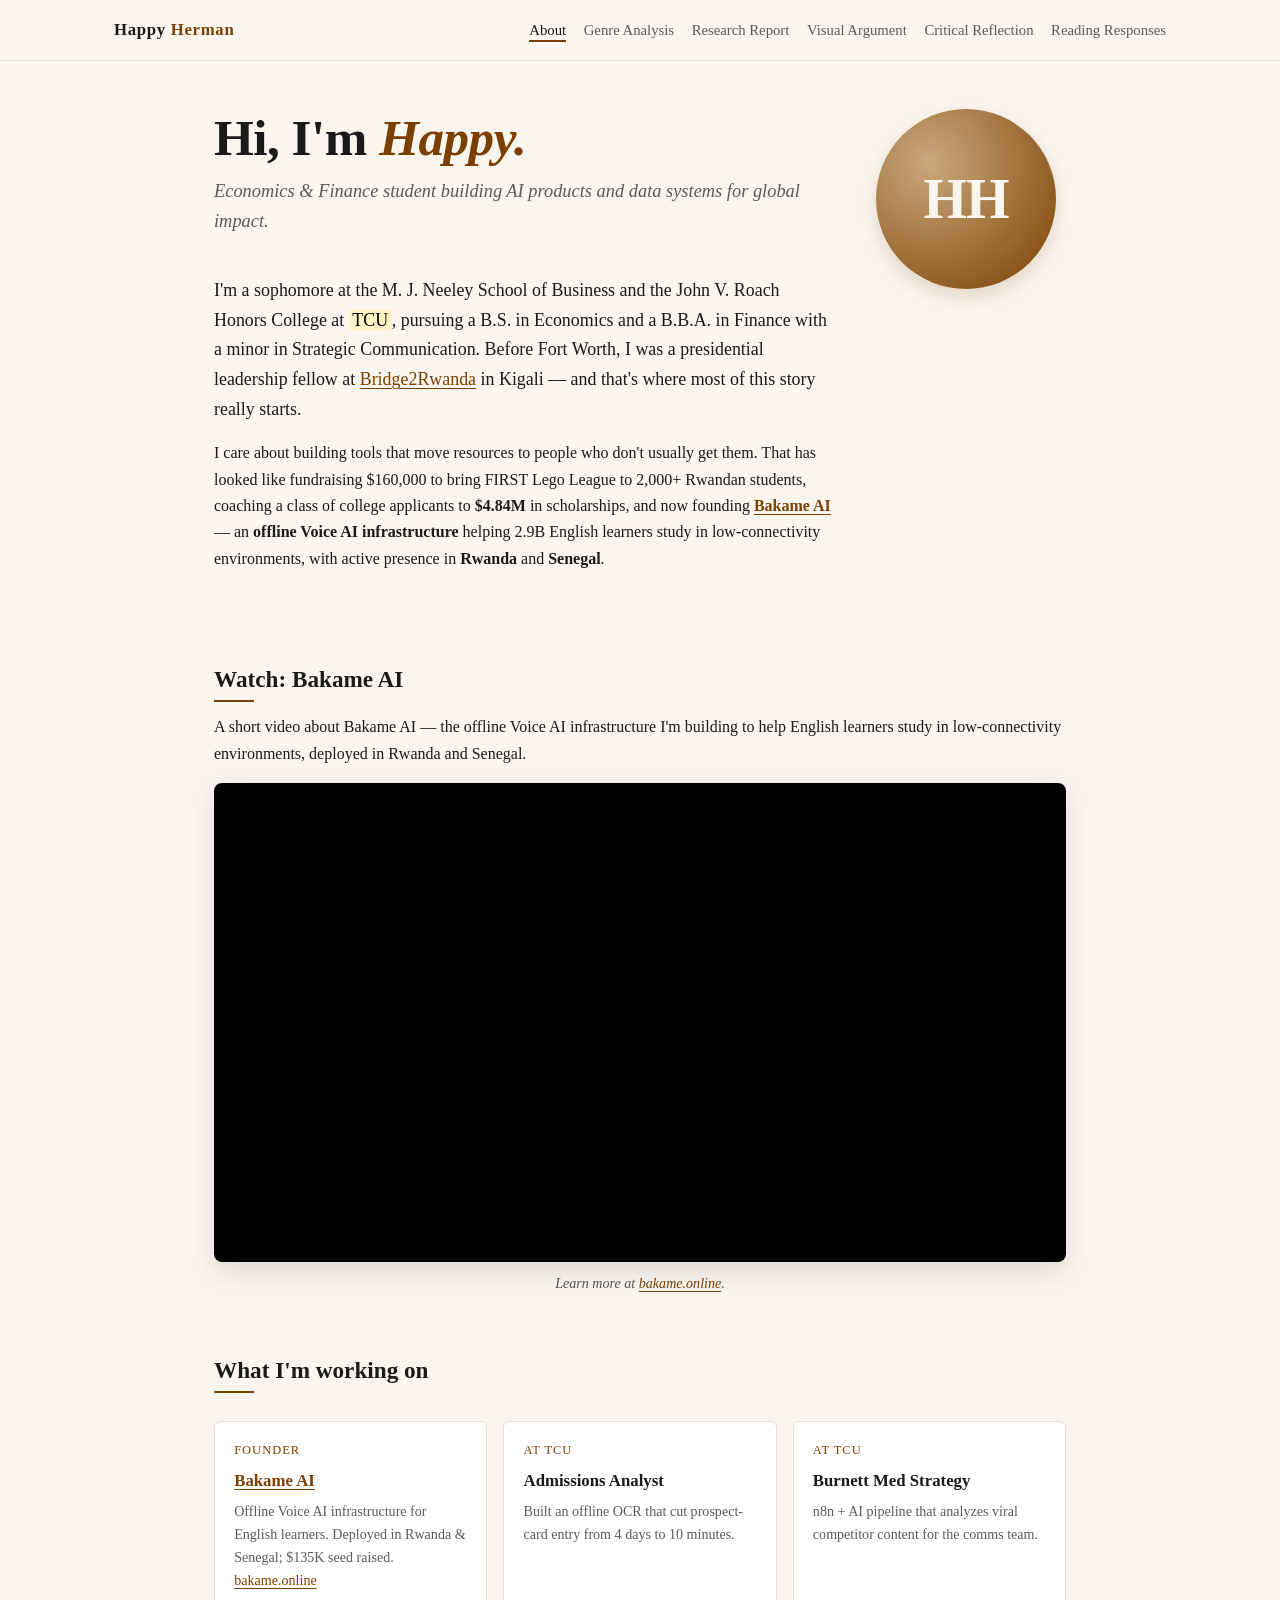
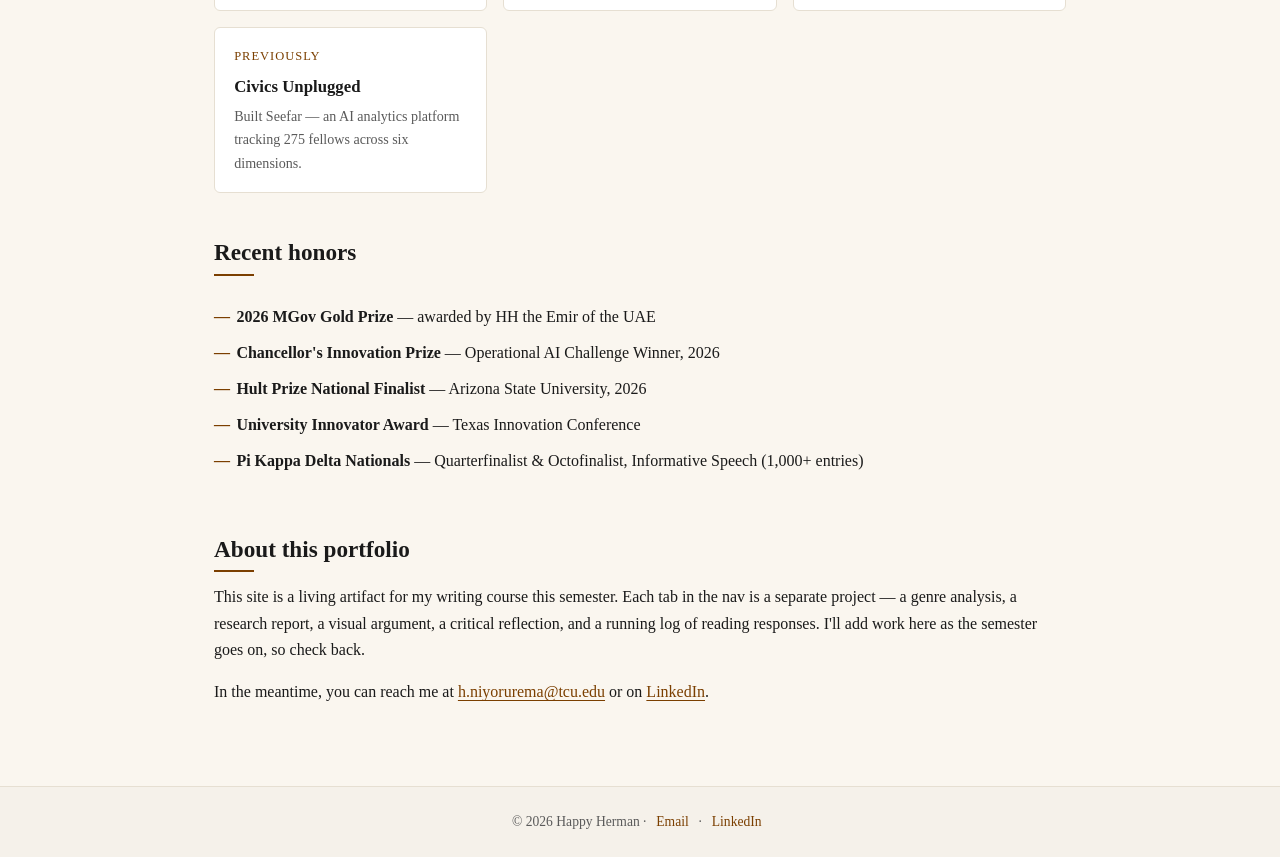
<file: index.html>
<!DOCTYPE html>
<html lang="en">
<head>
<meta charset="UTF-8" />
<meta name="viewport" content="width=device-width, initial-scale=1" />
<title>Happy Herman — E-Portfolio</title>
<link rel="stylesheet" href="styles.css" />
</head>
<body>

<nav>
  <div class="nav-inner">
    <a href="index.html" class="brand">Happy <span>Herman</span></a>
    <ul class="nav-links">
      <li><a href="index.html" class="active">About</a></li>
      <li><a href="genre-analysis.html">Genre Analysis</a></li>
      <li><a href="research-report.html">Research Report</a></li>
      <li><a href="visual-argument.html">Visual Argument</a></li>
      <li><a href="critical-reflection.html">Critical Reflection</a></li>
      <li><a href="reading-responses.html">Reading Responses</a></li>
    </ul>
  </div>
</nav>

<main>

  <section class="hero">
    <div>
      <h1>Hi, I'm <span class="accent">Happy.</span></h1>
      <p class="tagline">Economics &amp; Finance student building AI products and data systems for global impact.</p>

      <p class="lede">
        I'm a sophomore at the M. J. Neeley School of Business and the John V. Roach Honors College at <mark>TCU</mark>,
        pursuing a B.S. in Economics and a B.B.A. in Finance with a minor in Strategic Communication.
        Before Fort Worth, I was a presidential leadership fellow at <a class="inline" href="https://bridge2rwanda.org" target="_blank" rel="noopener">Bridge2Rwanda</a> in Kigali — and that's where most of this story really starts.
      </p>

      <p>
        I care about building tools that move resources to people who don't usually get them.
        That has looked like fundraising $160,000 to bring FIRST Lego League to 2,000+ Rwandan students,
        coaching a class of college applicants to <strong>$4.84M</strong> in scholarships, and now founding
        <a class="inline" href="https://bakame.online/" target="_blank" rel="noopener"><strong>Bakame AI</strong></a> — an <strong>offline Voice AI infrastructure</strong> helping 2.9B English learners study in low-connectivity environments, with active presence in <strong>Rwanda</strong> and <strong>Senegal</strong>.
      </p>
    </div>
    <div class="portrait" aria-label="Portrait placeholder">HH</div>
  </section>

  <h2>Watch: Bakame AI</h2>
  <p>A short video about Bakame AI — the offline Voice AI infrastructure I'm building to help English learners study in low-connectivity environments, deployed in Rwanda and Senegal.</p>
  <div class="video-wrap">
    <iframe
      src="https://www.youtube.com/embed/fZraqOFfE9w"
      title="Bakame AI"
      allow="accelerometer; autoplay; clipboard-write; encrypted-media; gyroscope; picture-in-picture; web-share"
      referrerpolicy="strict-origin-when-cross-origin"
      allowfullscreen></iframe>
  </div>
  <p class="video-caption">Learn more at <a class="inline" href="https://bakame.online/" target="_blank" rel="noopener">bakame.online</a>.</p>

  <h2>What I'm working on</h2>
  <div class="cards">
    <div class="card">
      <div class="label">Founder</div>
      <div class="value"><a class="inline" href="https://bakame.online/" target="_blank" rel="noopener">Bakame AI</a></div>
      <div class="detail">Offline Voice AI infrastructure for English learners. Deployed in Rwanda &amp; Senegal; $135K seed raised. <a class="inline" href="https://bakame.online/" target="_blank" rel="noopener">bakame.online</a></div>
    </div>
    <div class="card">
      <div class="label">At TCU</div>
      <div class="value">Admissions Analyst</div>
      <div class="detail">Built an offline OCR that cut prospect-card entry from 4 days to 10 minutes.</div>
    </div>
    <div class="card">
      <div class="label">At TCU</div>
      <div class="value">Burnett Med Strategy</div>
      <div class="detail">n8n + AI pipeline that analyzes viral competitor content for the comms team.</div>
    </div>
    <div class="card">
      <div class="label">Previously</div>
      <div class="value">Civics Unplugged</div>
      <div class="detail">Built Seefar — an AI analytics platform tracking 275 fellows across six dimensions.</div>
    </div>
  </div>

  <h2>Recent honors</h2>
  <ul class="bullets">
    <li><strong>2026 MGov Gold Prize</strong> — awarded by HH the Emir of the UAE</li>
    <li><strong>Chancellor's Innovation Prize</strong> — Operational AI Challenge Winner, 2026</li>
    <li><strong>Hult Prize National Finalist</strong> — Arizona State University, 2026</li>
    <li><strong>University Innovator Award</strong> — Texas Innovation Conference</li>
    <li><strong>Pi Kappa Delta Nationals</strong> — Quarterfinalist &amp; Octofinalist, Informative Speech (1,000+ entries)</li>
  </ul>

  <h2>About this portfolio</h2>
  <p>
    This site is a living artifact for my writing course this semester. Each tab in the nav is a separate
    project — a genre analysis, a research report, a visual argument, a critical reflection, and a running
    log of reading responses. I'll add work here as the semester goes on, so check back.
  </p>
  <p>
    In the meantime, you can reach me at
    <a class="inline" href="mailto:h.niyorurema@tcu.edu">h.niyorurema@tcu.edu</a>
    or on
    <a class="inline" href="https://linkedin.com/in/happyh/" target="_blank" rel="noopener">LinkedIn</a>.
  </p>

</main>

<footer>
  &copy; 2026 Happy Herman ·
  <a href="mailto:h.niyorurema@tcu.edu">Email</a> ·
  <a href="https://linkedin.com/in/happyh/" target="_blank" rel="noopener">LinkedIn</a>
</footer>

</body>
</html>
</file>
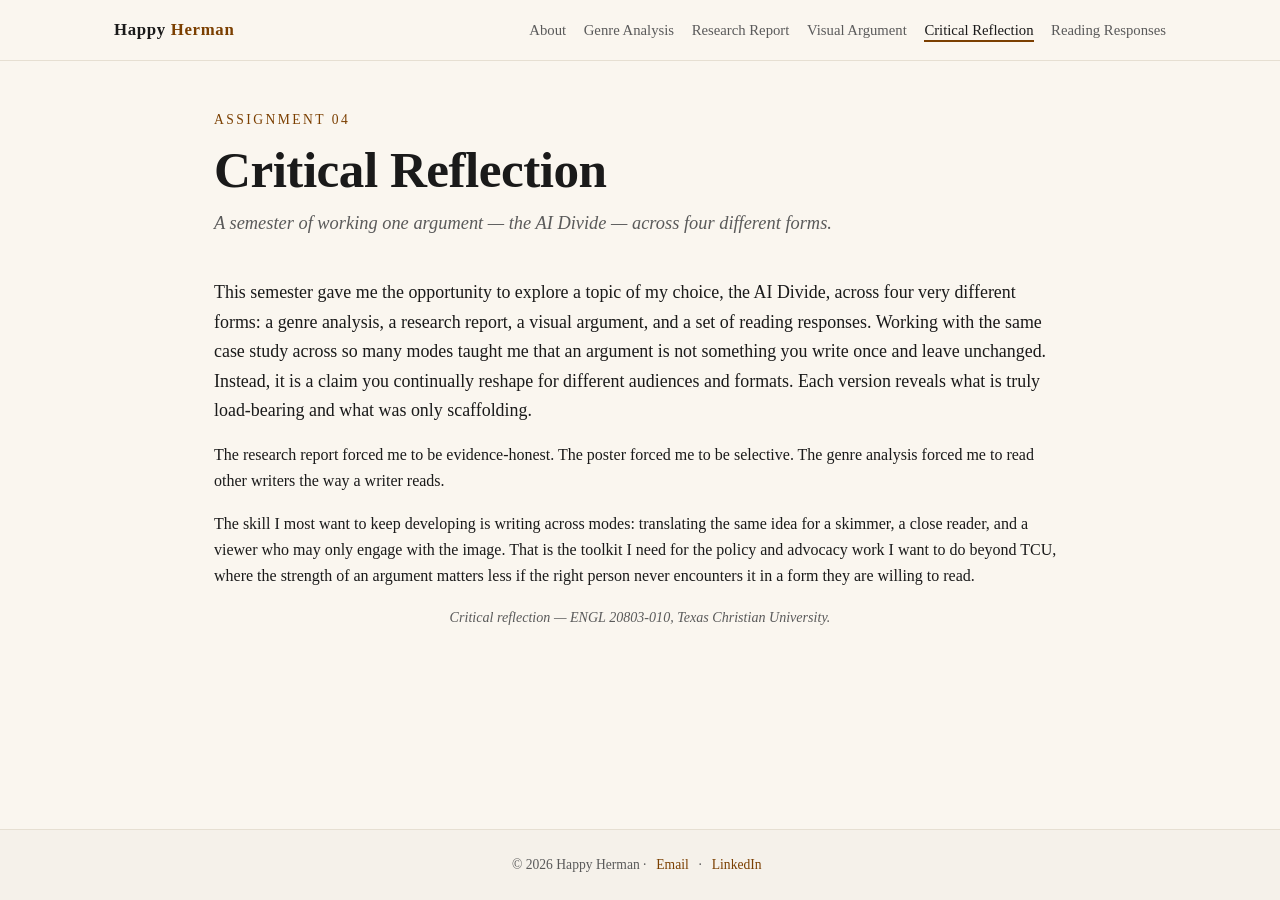
<file: critical-reflection.html>
<!DOCTYPE html>
<html lang="en">
<head>
<meta charset="UTF-8" />
<meta name="viewport" content="width=device-width, initial-scale=1" />
<title>Critical Reflection — Happy Herman</title>
<link rel="stylesheet" href="styles.css" />
</head>
<body>

<nav>
  <div class="nav-inner">
    <a href="index.html" class="brand">Happy <span>Herman</span></a>
    <ul class="nav-links">
      <li><a href="index.html">About</a></li>
      <li><a href="genre-analysis.html">Genre Analysis</a></li>
      <li><a href="research-report.html">Research Report</a></li>
      <li><a href="visual-argument.html">Visual Argument</a></li>
      <li><a href="critical-reflection.html" class="active">Critical Reflection</a></li>
      <li><a href="reading-responses.html">Reading Responses</a></li>
    </ul>
  </div>
</nav>

<main>
  <div class="kicker" style="font-size:0.85rem; letter-spacing:0.18em; text-transform:uppercase; color:var(--accent); margin-bottom:0.6rem;">Assignment 04</div>
  <h1>Critical Reflection</h1>
  <p class="tagline">A semester of working one argument &mdash; the AI Divide &mdash; across four different forms.</p>

  <p class="lede">
    This semester gave me the opportunity to explore a topic of my choice, the AI Divide, across four very different forms: a genre analysis, a research report, a visual argument, and a set of reading responses. Working with the same case study across so many modes taught me that an argument is not something you write once and leave unchanged. Instead, it is a claim you continually reshape for different audiences and formats. Each version reveals what is truly load-bearing and what was only scaffolding.
  </p>

  <p>
    The research report forced me to be evidence-honest. The poster forced me to be selective. The genre analysis forced me to read other writers the way a writer reads.
  </p>

  <p>
    The skill I most want to keep developing is writing across modes: translating the same idea for a skimmer, a close reader, and a viewer who may only engage with the image. That is the toolkit I need for the policy and advocacy work I want to do beyond TCU, where the strength of an argument matters less if the right person never encounters it in a form they are willing to read.
  </p>

  <p class="video-caption">
    Critical reflection &mdash; ENGL 20803-010, Texas Christian University.
  </p>
</main>

<footer>
  &copy; 2026 Happy Herman ·
  <a href="mailto:h.niyorurema@tcu.edu">Email</a> ·
  <a href="https://linkedin.com/in/happyh/" target="_blank" rel="noopener">LinkedIn</a>
</footer>

</body>
</html>
</file>
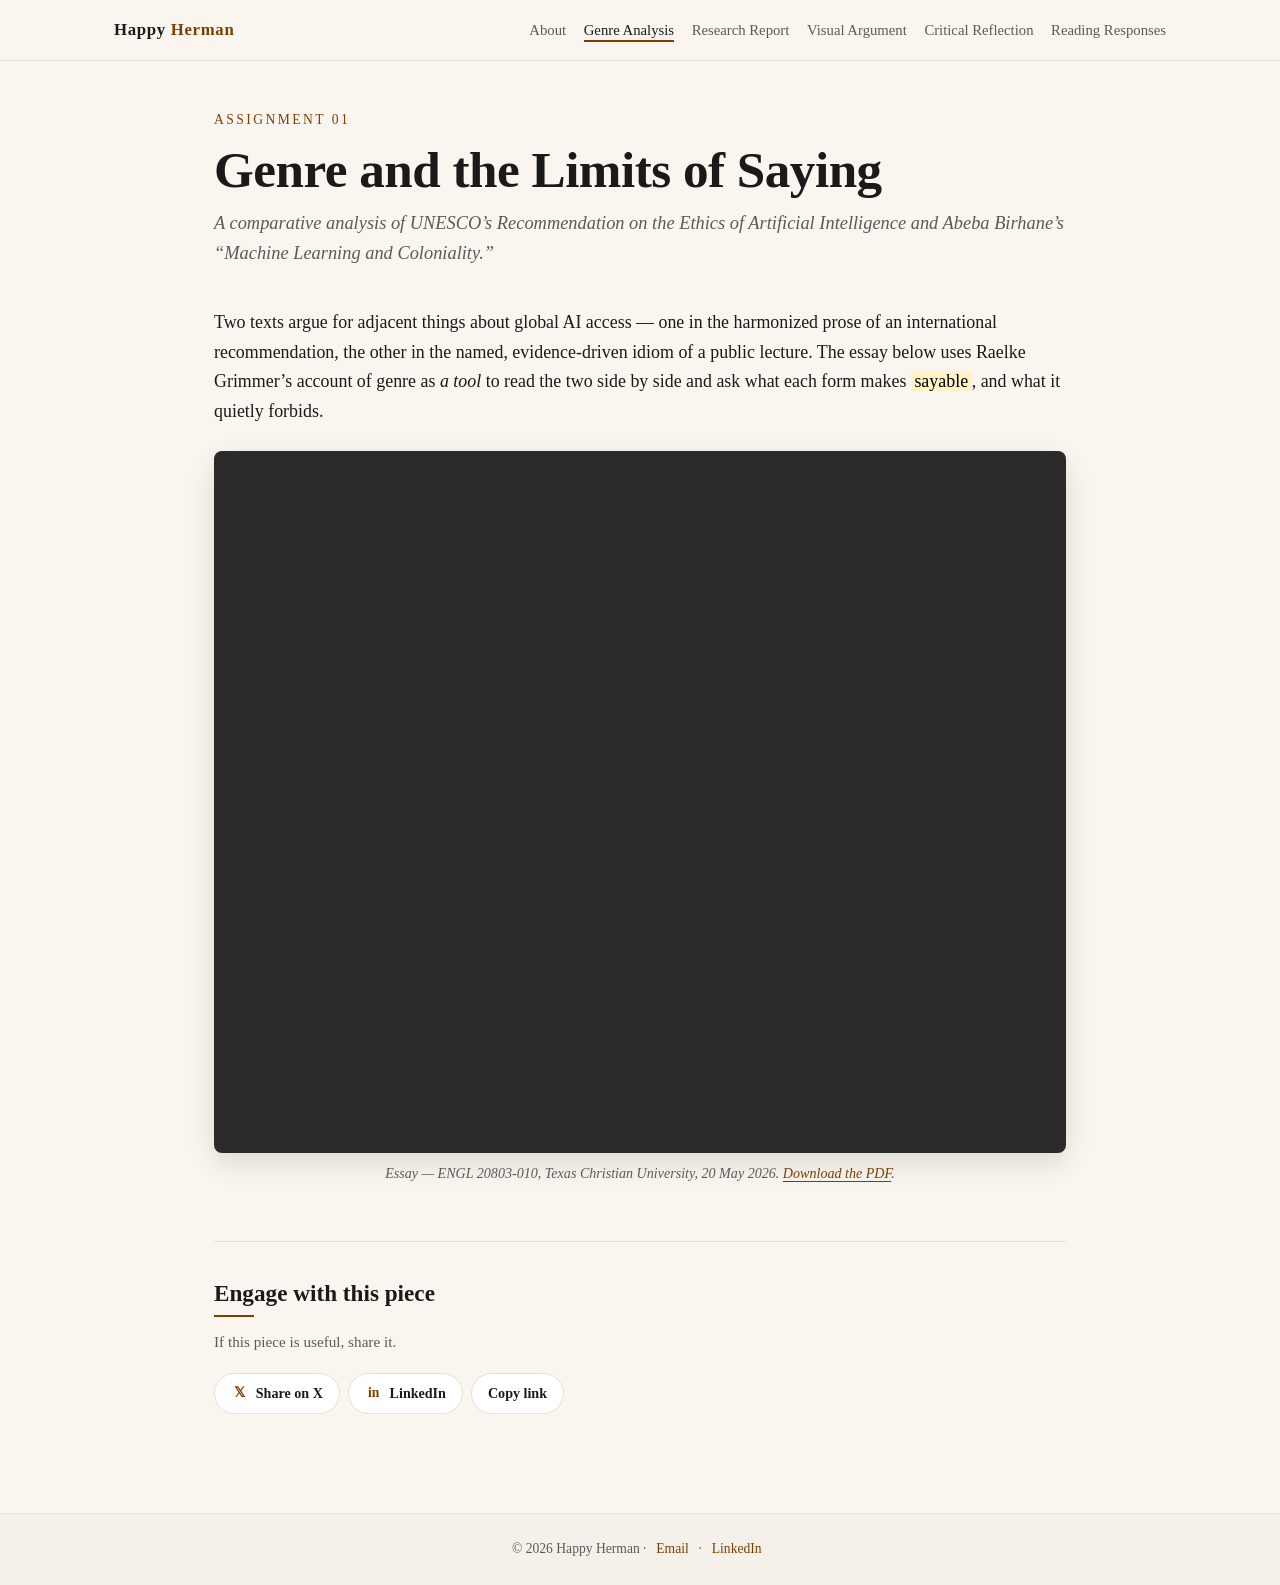
<file: genre-analysis.html>
<!DOCTYPE html>
<html lang="en">
<head>
<meta charset="UTF-8" />
<meta name="viewport" content="width=device-width, initial-scale=1" />
<title>Genre Analysis — Happy Herman</title>
<link rel="stylesheet" href="styles.css" />
</head>
<body>

<nav>
  <div class="nav-inner">
    <a href="index.html" class="brand">Happy <span>Herman</span></a>
    <ul class="nav-links">
      <li><a href="index.html">About</a></li>
      <li><a href="genre-analysis.html" class="active">Genre Analysis</a></li>
      <li><a href="research-report.html">Research Report</a></li>
      <li><a href="visual-argument.html">Visual Argument</a></li>
      <li><a href="critical-reflection.html">Critical Reflection</a></li>
      <li><a href="reading-responses.html">Reading Responses</a></li>
    </ul>
  </div>
</nav>

<main>
  <div class="kicker" style="font-size:0.85rem; letter-spacing:0.18em; text-transform:uppercase; color:var(--accent); margin-bottom:0.6rem;">Assignment 01</div>
  <h1>Genre and the Limits of Saying</h1>
  <p class="tagline">A comparative analysis of UNESCO&rsquo;s <em>Recommendation on the Ethics of Artificial Intelligence</em> and Abeba Birhane&rsquo;s &ldquo;Machine Learning and Coloniality.&rdquo;</p>

  <p class="lede">
    Two texts argue for adjacent things about global AI access &mdash; one in the harmonized prose of an international recommendation, the other in the named, evidence-driven idiom of a public lecture. The essay below uses Raelke Grimmer&rsquo;s account of genre as <em>a tool</em> to read the two side by side and ask what each form makes <mark>sayable</mark>, and what it quietly forbids.
  </p>

  <div class="pdf-wrap">
    <object data="genre-analysis.pdf#view=FitH" type="application/pdf" aria-label="Genre Analysis essay">
      <iframe src="genre-analysis.pdf#view=FitH" title="Genre Analysis essay"></iframe>
    </object>
  </div>

  <p class="video-caption">
    Essay &mdash; ENGL 20803-010, Texas Christian University, 20 May 2026.
    <a class="inline" href="genre-analysis.pdf" download>Download the PDF</a>.
  </p>

  <section class="engagement" aria-label="Engagement">
    <h2>Engage with this piece</h2>
    <p>If this piece is useful, share it.</p>

    <div class="share-buttons">
      <a class="share-btn" target="_blank" rel="noopener"
         href="https://twitter.com/intent/tweet?text=Genre%20and%20the%20Limits%20of%20Saying%20%E2%80%94%20a%20comparative%20analysis&url=https%3A%2F%2Fhappy-tcu.github.io%2Fe-portifolio-ENGL%2Fgenre-analysis.html">
        <span class="share-icon" aria-hidden="true">&#120143;</span> Share on X
      </a>
      <a class="share-btn" target="_blank" rel="noopener"
         href="https://www.linkedin.com/sharing/share-offsite/?url=https%3A%2F%2Fhappy-tcu.github.io%2Fe-portifolio-ENGL%2Fgenre-analysis.html">
        <span class="share-icon" aria-hidden="true">in</span> LinkedIn
      </a>
      <button class="share-btn" type="button"
              onclick="navigator.clipboard&&navigator.clipboard.writeText(location.href).then(()=>{const o=this.textContent;this.textContent='✓ Copied';setTimeout(()=>{this.textContent=o},1500)})">
        Copy link
      </button>
    </div>

  </section>
</main>

<footer>
  &copy; 2026 Happy Herman ·
  <a href="mailto:h.niyorurema@tcu.edu">Email</a> ·
  <a href="https://linkedin.com/in/happyh/" target="_blank" rel="noopener">LinkedIn</a>
</footer>

</body>
</html>
</file>
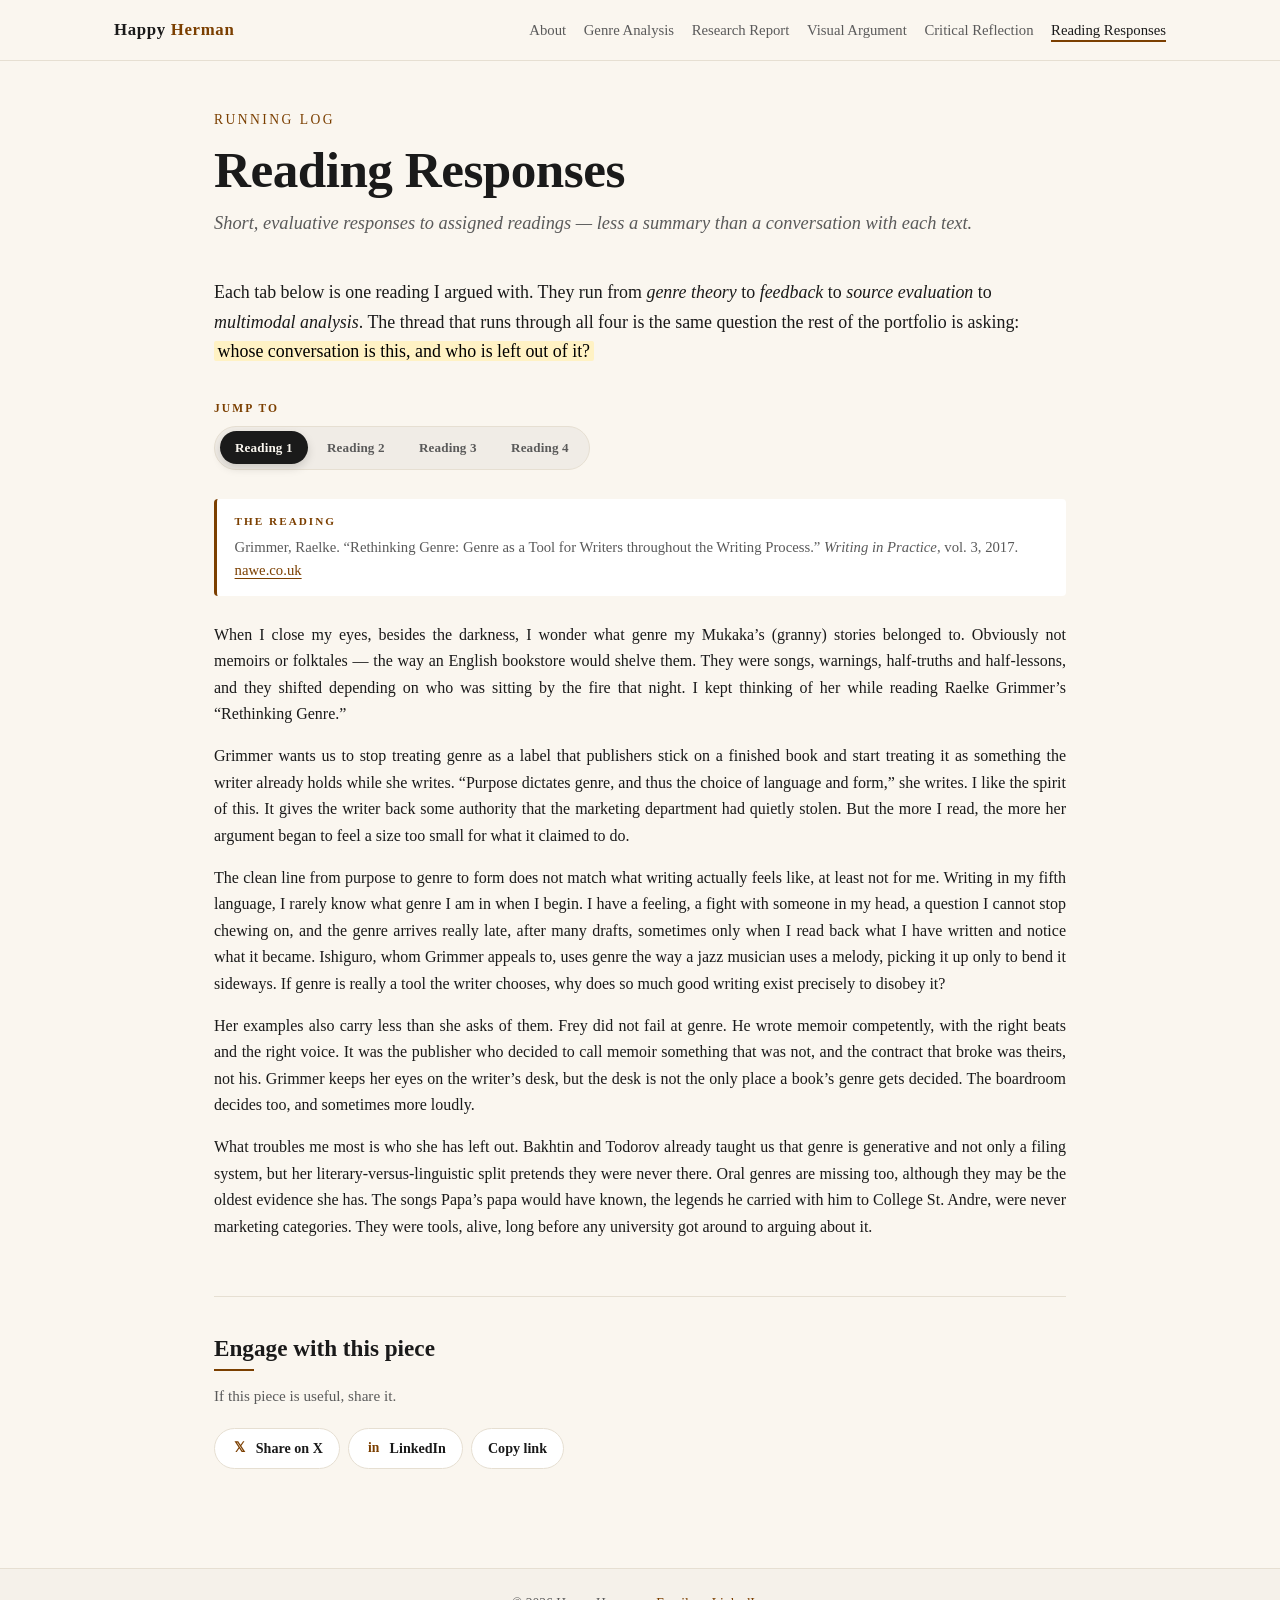
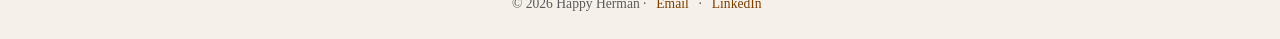
<file: reading-responses.html>
<!DOCTYPE html>
<html lang="en">
<head>
<meta charset="UTF-8" />
<meta name="viewport" content="width=device-width, initial-scale=1" />
<title>Reading Responses — Happy Herman</title>
<link rel="stylesheet" href="styles.css" />
</head>
<body>

<nav>
  <div class="nav-inner">
    <a href="index.html" class="brand">Happy <span>Herman</span></a>
    <ul class="nav-links">
      <li><a href="index.html">About</a></li>
      <li><a href="genre-analysis.html">Genre Analysis</a></li>
      <li><a href="research-report.html">Research Report</a></li>
      <li><a href="visual-argument.html">Visual Argument</a></li>
      <li><a href="critical-reflection.html">Critical Reflection</a></li>
      <li><a href="reading-responses.html" class="active">Reading Responses</a></li>
    </ul>
  </div>
</nav>

<main>
  <div class="kicker" style="font-size:0.85rem; letter-spacing:0.18em; text-transform:uppercase; color:var(--accent); margin-bottom:0.6rem;">Running log</div>
  <h1>Reading Responses</h1>
  <p class="tagline">Short, evaluative responses to assigned readings &mdash; less a summary than a conversation with each text.</p>

  <p class="lede">
    Each tab below is one reading I argued with. They run from <em>genre theory</em> to <em>feedback</em> to <em>source evaluation</em> to <em>multimodal analysis</em>. The thread that runs through all four is the same question the rest of the portfolio is asking: <mark>whose conversation is this, and who is left out of it?</mark>
  </p>

  <div class="tabs">
    <input type="radio" name="rr" id="rr1" checked>
    <input type="radio" name="rr" id="rr2">
    <input type="radio" name="rr" id="rr3">
    <input type="radio" name="rr" id="rr4">

    <div class="subnav-label">Jump to</div>
    <div class="tab-strip" role="tablist">
      <label for="rr1" class="tab-btn">Reading 1</label>
      <label for="rr2" class="tab-btn">Reading 2</label>
      <label for="rr3" class="tab-btn">Reading 3</label>
      <label for="rr4" class="tab-btn">Reading 4</label>
    </div>

    <article class="tab-panel" data-tab="rr1">
      <div class="reading-cite">
        <div class="cite-label">The reading</div>
        Grimmer, Raelke. &ldquo;Rethinking Genre: Genre as a Tool for Writers throughout the Writing Process.&rdquo;
        <em>Writing in Practice</em>, vol. 3, 2017.
        <a class="inline" href="https://www.nawe.co.uk/DB/wip-editions/articles/rethinking-genre-genre-as-a-tool-for-writers-throughout-the-writing-process.html" target="_blank" rel="noopener">nawe.co.uk</a>
      </div>
      <p>When I close my eyes, besides the darkness, I wonder what genre my Mukaka&rsquo;s (granny) stories belonged to. Obviously not memoirs or folktales &mdash; the way an English bookstore would shelve them. They were songs, warnings, half-truths and half-lessons, and they shifted depending on who was sitting by the fire that night. I kept thinking of her while reading Raelke Grimmer&rsquo;s &ldquo;Rethinking Genre.&rdquo;</p>
      <p>Grimmer wants us to stop treating genre as a label that publishers stick on a finished book and start treating it as something the writer already holds while she writes. &ldquo;Purpose dictates genre, and thus the choice of language and form,&rdquo; she writes. I like the spirit of this. It gives the writer back some authority that the marketing department had quietly stolen. But the more I read, the more her argument began to feel a size too small for what it claimed to do.</p>
      <p>The clean line from purpose to genre to form does not match what writing actually feels like, at least not for me. Writing in my fifth language, I rarely know what genre I am in when I begin. I have a feeling, a fight with someone in my head, a question I cannot stop chewing on, and the genre arrives really late, after many drafts, sometimes only when I read back what I have written and notice what it became. Ishiguro, whom Grimmer appeals to, uses genre the way a jazz musician uses a melody, picking it up only to bend it sideways. If genre is really a tool the writer chooses, why does so much good writing exist precisely to disobey it?</p>
      <p>Her examples also carry less than she asks of them. Frey did not fail at genre. He wrote memoir competently, with the right beats and the right voice. It was the publisher who decided to call memoir something that was not, and the contract that broke was theirs, not his. Grimmer keeps her eyes on the writer&rsquo;s desk, but the desk is not the only place a book&rsquo;s genre gets decided. The boardroom decides too, and sometimes more loudly.</p>
      <p>What troubles me most is who she has left out. Bakhtin and Todorov already taught us that genre is generative and not only a filing system, but her literary-versus-linguistic split pretends they were never there. Oral genres are missing too, although they may be the oldest evidence she has. The songs Papa&rsquo;s papa would have known, the legends he carried with him to College St. Andre, were never marketing categories. They were tools, alive, long before any university got around to arguing about it.</p>
    </article>

    <article class="tab-panel" data-tab="rr2">
      <div class="reading-cite">
        <div class="cite-label">The reading</div>
        Eli Review. <em>Teacher Development Module 1: Why Feedback Matters.</em>
        With references to Jody Shipka, Grant Wiggins, and Peter Johnston.
      </div>
      <p>Reading Eli Review&rsquo;s first Teacher Development module reframed how I think about feedback. The module argues that feedback is information about progress toward a goal, and unless it is formative, timely, descriptive, and goal-directed, it is not really feedback at all. That definition is sharp enough to disqualify most of what I have received and given over the years. &ldquo;Good job&rdquo; and &ldquo;awk&rdquo; both fail the test because neither tells the writer what to do next.</p>
      <p>This landed differently for me because English is not my first language. When I read, I am often doing two things at once: decoding the language and trying to grasp the ideas. The module&rsquo;s distinction between editing and revision &mdash; Jody Shipka&rsquo;s idea of &ldquo;deep revision&rdquo; as rethinking purpose, audience, and ideas rather than fixing surface errors &mdash; named a tension I have lived with for years. Most feedback I received on my early English writing was about grammar and word choice, which I needed, but it also trained me to think of revision as a cleanup job. The deeper work of rethinking what I actually wanted to say usually went untouched because no one had time to engage with it, and I did not yet trust my own voice in English enough to push on it.</p>
      <p>My college application journey changed that. Writing personal essays for U.S. universities was the first time I experienced something close to the &ldquo;review early, review often&rdquo; cycle the module describes. My counselors and mentors read fragments &mdash; a single paragraph, a thesis, sometimes just an opening line &mdash; and pushed back not on my grammar, but on whether the story was true to me and clear to a stranger. I revised the same essay more than ten times. Each round of feedback was small enough to act on and early enough that I was not yet attached to the words. That iterative loop is exactly what Grant Wiggins means when he says, &ldquo;no time for feedback means no time to cause learning.&rdquo; Without it, I would have submitted a polished but hollow essay.</p>
      <p>Peter Johnston&rsquo;s point that most feedback students receive comes from peers also resonates. As a multilingual student, my classmates were often my first readers, and their questions &mdash; &ldquo;What do you mean here?&rdquo; &mdash; taught me more than any margin comment. The module made me see that this kind of feedback is not a workaround for limited teacher time but a vehicle that inspires learning in the first place.</p>
    </article>

    <article class="tab-panel" data-tab="rr3">
      <div class="reading-cite">
        <div class="cite-label">The reading</div>
        Driscoll, Dana Lynn, and Allen Brizee. &ldquo;Evaluating Sources of Information.&rdquo; <em>Purdue OWL</em>.
      </div>
      <p>Driscoll and Brizee&rsquo;s Purdue OWL handout on evaluating sources is, on its own terms, a competent piece of teaching material. It frames source evaluation as &ldquo;detective work,&rdquo; walks the reader through the bibliographic-citation stage, the during-reading stage, and the print-versus-Internet stage, and provides a checklist of evaluative questions concerning currency, evidence, bias, primary versus secondary sources, and fact versus opinion versus propaganda. As a starting heuristic for first-year students, it does the job. What I want to engage with, however, is not merely what the article says but what it &mdash; in my opinion, dangerously &mdash; assumes.</p>
      <p>First, the print-versus-Internet binary has aged poorly. The article tends to treat print as the gold standard, emphasizing its &ldquo;extensive publication process,&rdquo; including fact-checkers, multiple reviewers, and editors, while presenting the Internet as the suspect newcomer. In 2026, this feels like a category error. Many of the most rigorous journals are now Internet-native, and predatory journals can appear in print just as easily. The more useful distinction today is vetted versus unvetted, not paper versus screen. A peer-reviewed PDF and a peer-reviewed paperback can go through the same editorial pipeline; the pipeline is what matters, not the format in which the source appears.</p>
      <p>Second, the article was written before the moment we are actually living in. It does not engage with AI-generated content, LLM-fabricated citations, or synthetic abstracts that look exactly like the credible sources the article tells readers to trust. The heuristics it offers, such as whether the same information can be found elsewhere or whether the authors are clearly identified, can now be satisfied quite easily by a fabricated source. A reader trained only on this checklist is not fully equipped for the failure mode that has become increasingly common.</p>
      <p>Lastly, and most importantly for my own project, the article is silent on access. Its world is one in which libraries, databases, and editorial gatekeeping are simply available. For a student or researcher in the Global South, Internet sources are not necessarily a degraded substitute for print; they are often the only entry point. The default credibility the article extends to print is, in effect, a vote of confidence in geography. The same epistemic checklist can therefore harden into gatekeeping if it is applied without that awareness.</p>
      <p>Yet, all taken into account, the piece is still useful as a floor. However, credibility in 2026 is no longer primarily about distinguishing print from Internet sources. It is about distinguishing the vetted from the synthetic, and the accessible from the gated. That is the conversation the article does not yet have, and the one I want to carry into my essay.</p>
    </article>

    <article class="tab-panel" data-tab="rr4">
      <div class="reading-cite">
        <div class="cite-label">The reading</div>
        Ball, Cheryl E., Jennifer Sheppard, and Kristin L. Arola. &ldquo;Analyzing Multimodal Projects.&rdquo;
        <em>Writer/Designer: A Guide to Making Multimodal Projects</em>, Bedford/St. Martin&rsquo;s, 2014.
      </div>
      <p>Ball, Sheppard, and Arola&rsquo;s chapter on analyzing multimodal projects is, on its own terms, the more rigorous teaching text of the two readings we have had this semester. Whereas the Purdue OWL handout offers a checklist for evaluating sources, this chapter presents two paired frameworks that genuinely work together: a rhetorical situation composed of audience, purpose, context, author, and genre, and a set of design choices made up of emphasis, contrast, organization, alignment, and proximity. The frameworks are concrete, they apply across media, and the WSU case study uses them with discipline. What I want to engage with, however, is what the chapter quietly assumes and where it now feels dated.</p>
      <p>First, the chapter predates the moment we are actually in. Its 2014 framing of &ldquo;designing for larger screens&rdquo; as a convention that will likely shift has, by now, fully played out. However, the chapter has no vocabulary for the more interesting shift: multimodal texts in 2026 are increasingly generated by AI rather than authored solely by humans. The &ldquo;implied author&rdquo; concept the chapter introduces is sharp because it separates who actually made a text from who the audience perceives as having made it. Still, the concept assumes that the actual author is a person making intentional choices. A flyer composed through a Midjourney prompt or a recruitment video narrated by a synthesized voice complicates the implied-author idea in ways the chapter cannot quite anticipate.</p>
      <p>Second, the chapter&rsquo;s cultural-context point is accurate but underdeveloped. The brief discussion of the smiling woman in the 2000 WSU sidebar, who could potentially be read as rude in cultures that value groups over individuals, is the only moment when the chapter genuinely steps outside a U.S.-centric reading. Almost every example &mdash; WSU, Roxane Gay&rsquo;s reading flyer, &ldquo;Gangnam Style,&rdquo; and Altoids &mdash; is interpreted within the cultural assumptions of an American campus. For my own project on the AI divide in Rwanda, this matters. The rhetorical situation of a Kinyarwanda-speaking student looking at an English-language AI tutor is not the same as the rhetorical situation the chapter trains us to recognize.</p>
      <p>Third, the chapter overlooks accessibility. It discusses audiences carefully but never engages with disability, alt text, captioning, or screen readers. In 2026, that is a real gap, not a trivial one.</p>
      <p>The strongest move in the chapter is its closing claim that rhetorical analysis is not a linear process. Design choices reveal the rhetorical situation just as often as the situation predicts the design. That feels true to how analysis actually works, and it is the part I will carry into my own multimodal poster work.</p>
    </article>
  </div>

  <section class="engagement" aria-label="Engagement">
    <h2>Engage with this piece</h2>
    <p>If this piece is useful, share it.</p>

    <div class="share-buttons">
      <a class="share-btn" target="_blank" rel="noopener"
         href="https://twitter.com/intent/tweet?text=Reading%20Responses%20%E2%80%94%20conversations%20with%20four%20course%20readings&url=https%3A%2F%2Fhappy-tcu.github.io%2Fe-portifolio-ENGL%2Freading-responses.html">
        <span class="share-icon" aria-hidden="true">&#120143;</span> Share on X
      </a>
      <a class="share-btn" target="_blank" rel="noopener"
         href="https://www.linkedin.com/sharing/share-offsite/?url=https%3A%2F%2Fhappy-tcu.github.io%2Fe-portifolio-ENGL%2Freading-responses.html">
        <span class="share-icon" aria-hidden="true">in</span> LinkedIn
      </a>
      <button class="share-btn" type="button"
              onclick="navigator.clipboard&&navigator.clipboard.writeText(location.href).then(()=>{const o=this.textContent;this.textContent='✓ Copied';setTimeout(()=>{this.textContent=o},1500)})">
        Copy link
      </button>
    </div>

  </section>
</main>

<footer>
  &copy; 2026 Happy Herman ·
  <a href="mailto:h.niyorurema@tcu.edu">Email</a> ·
  <a href="https://linkedin.com/in/happyh/" target="_blank" rel="noopener">LinkedIn</a>
</footer>

</body>
</html>
</file>
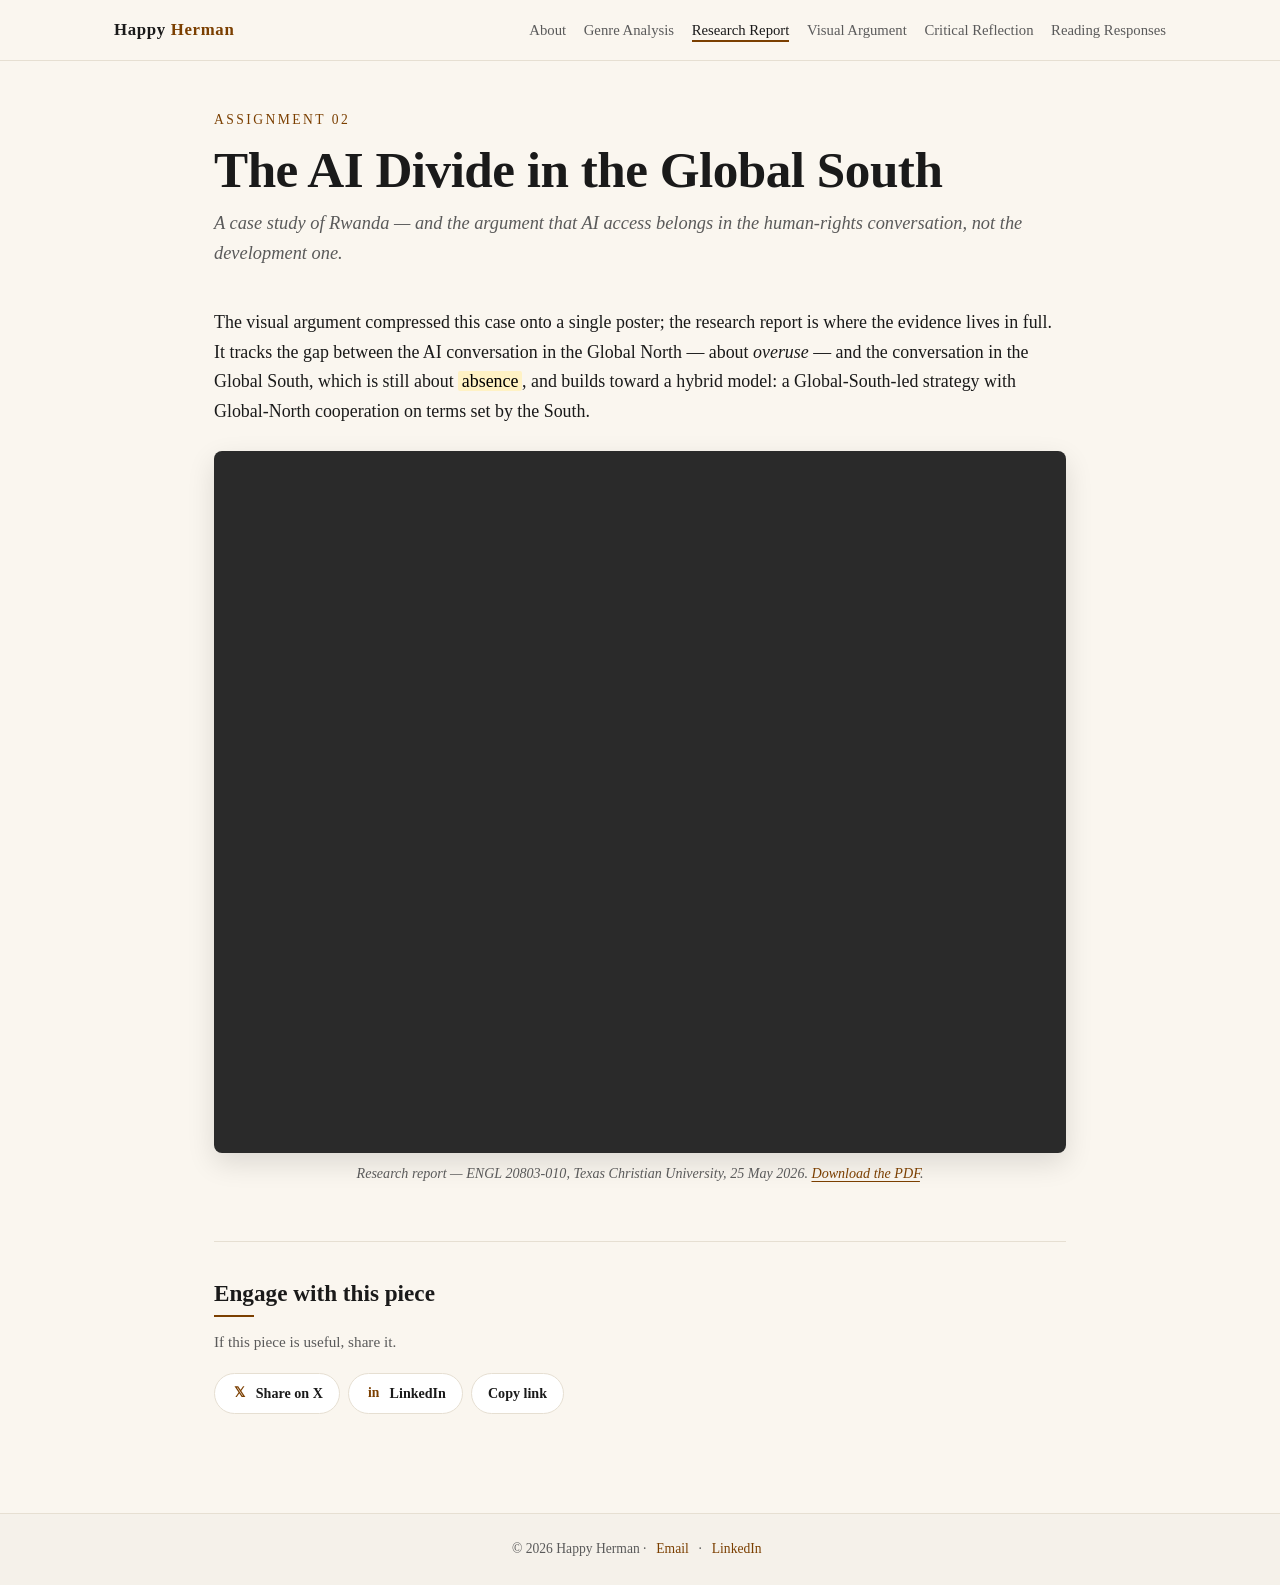
<file: research-report.html>
<!DOCTYPE html>
<html lang="en">
<head>
<meta charset="UTF-8" />
<meta name="viewport" content="width=device-width, initial-scale=1" />
<title>Research Report — Happy Herman</title>
<link rel="stylesheet" href="styles.css" />
</head>
<body>

<nav>
  <div class="nav-inner">
    <a href="index.html" class="brand">Happy <span>Herman</span></a>
    <ul class="nav-links">
      <li><a href="index.html">About</a></li>
      <li><a href="genre-analysis.html">Genre Analysis</a></li>
      <li><a href="research-report.html" class="active">Research Report</a></li>
      <li><a href="visual-argument.html">Visual Argument</a></li>
      <li><a href="critical-reflection.html">Critical Reflection</a></li>
      <li><a href="reading-responses.html">Reading Responses</a></li>
    </ul>
  </div>
</nav>

<main>
  <div class="kicker" style="font-size:0.85rem; letter-spacing:0.18em; text-transform:uppercase; color:var(--accent); margin-bottom:0.6rem;">Assignment 02</div>
  <h1>The AI Divide in the Global South</h1>
  <p class="tagline">A case study of Rwanda &mdash; and the argument that AI access belongs in the human-rights conversation, not the development one.</p>

  <p class="lede">
    The visual argument compressed this case onto a single poster; the research report is where the evidence lives in full. It tracks the gap between the AI conversation in the Global North &mdash; about <em>overuse</em> &mdash; and the conversation in the Global South, which is still about <mark>absence</mark>, and builds toward a hybrid model: a Global-South-led strategy with Global-North cooperation on terms set by the South.
  </p>

  <div class="pdf-wrap">
    <object data="research-report.pdf#view=FitH" type="application/pdf" aria-label="Research report: The AI Divide in the Global South">
      <iframe src="research-report.pdf#view=FitH" title="Research report: The AI Divide in the Global South"></iframe>
    </object>
  </div>

  <p class="video-caption">
    Research report &mdash; ENGL 20803-010, Texas Christian University, 25 May 2026.
    <a class="inline" href="research-report.pdf" download>Download the PDF</a>.
  </p>

  <section class="engagement" aria-label="Engagement">
    <h2>Engage with this piece</h2>
    <p>If this piece is useful, share it.</p>

    <div class="share-buttons">
      <a class="share-btn" target="_blank" rel="noopener"
         href="https://twitter.com/intent/tweet?text=The%20AI%20Divide%20in%20the%20Global%20South%3A%20a%20Rwanda%20case%20study&url=https%3A%2F%2Fhappy-tcu.github.io%2Fe-portifolio-ENGL%2Fresearch-report.html">
        <span class="share-icon" aria-hidden="true">&#120143;</span> Share on X
      </a>
      <a class="share-btn" target="_blank" rel="noopener"
         href="https://www.linkedin.com/sharing/share-offsite/?url=https%3A%2F%2Fhappy-tcu.github.io%2Fe-portifolio-ENGL%2Fresearch-report.html">
        <span class="share-icon" aria-hidden="true">in</span> LinkedIn
      </a>
      <button class="share-btn" type="button"
              onclick="navigator.clipboard&&navigator.clipboard.writeText(location.href).then(()=>{const o=this.textContent;this.textContent='✓ Copied';setTimeout(()=>{this.textContent=o},1500)})">
        Copy link
      </button>
    </div>

  </section>
</main>

<footer>
  &copy; 2026 Happy Herman ·
  <a href="mailto:h.niyorurema@tcu.edu">Email</a> ·
  <a href="https://linkedin.com/in/happyh/" target="_blank" rel="noopener">LinkedIn</a>
</footer>

</body>
</html>
</file>
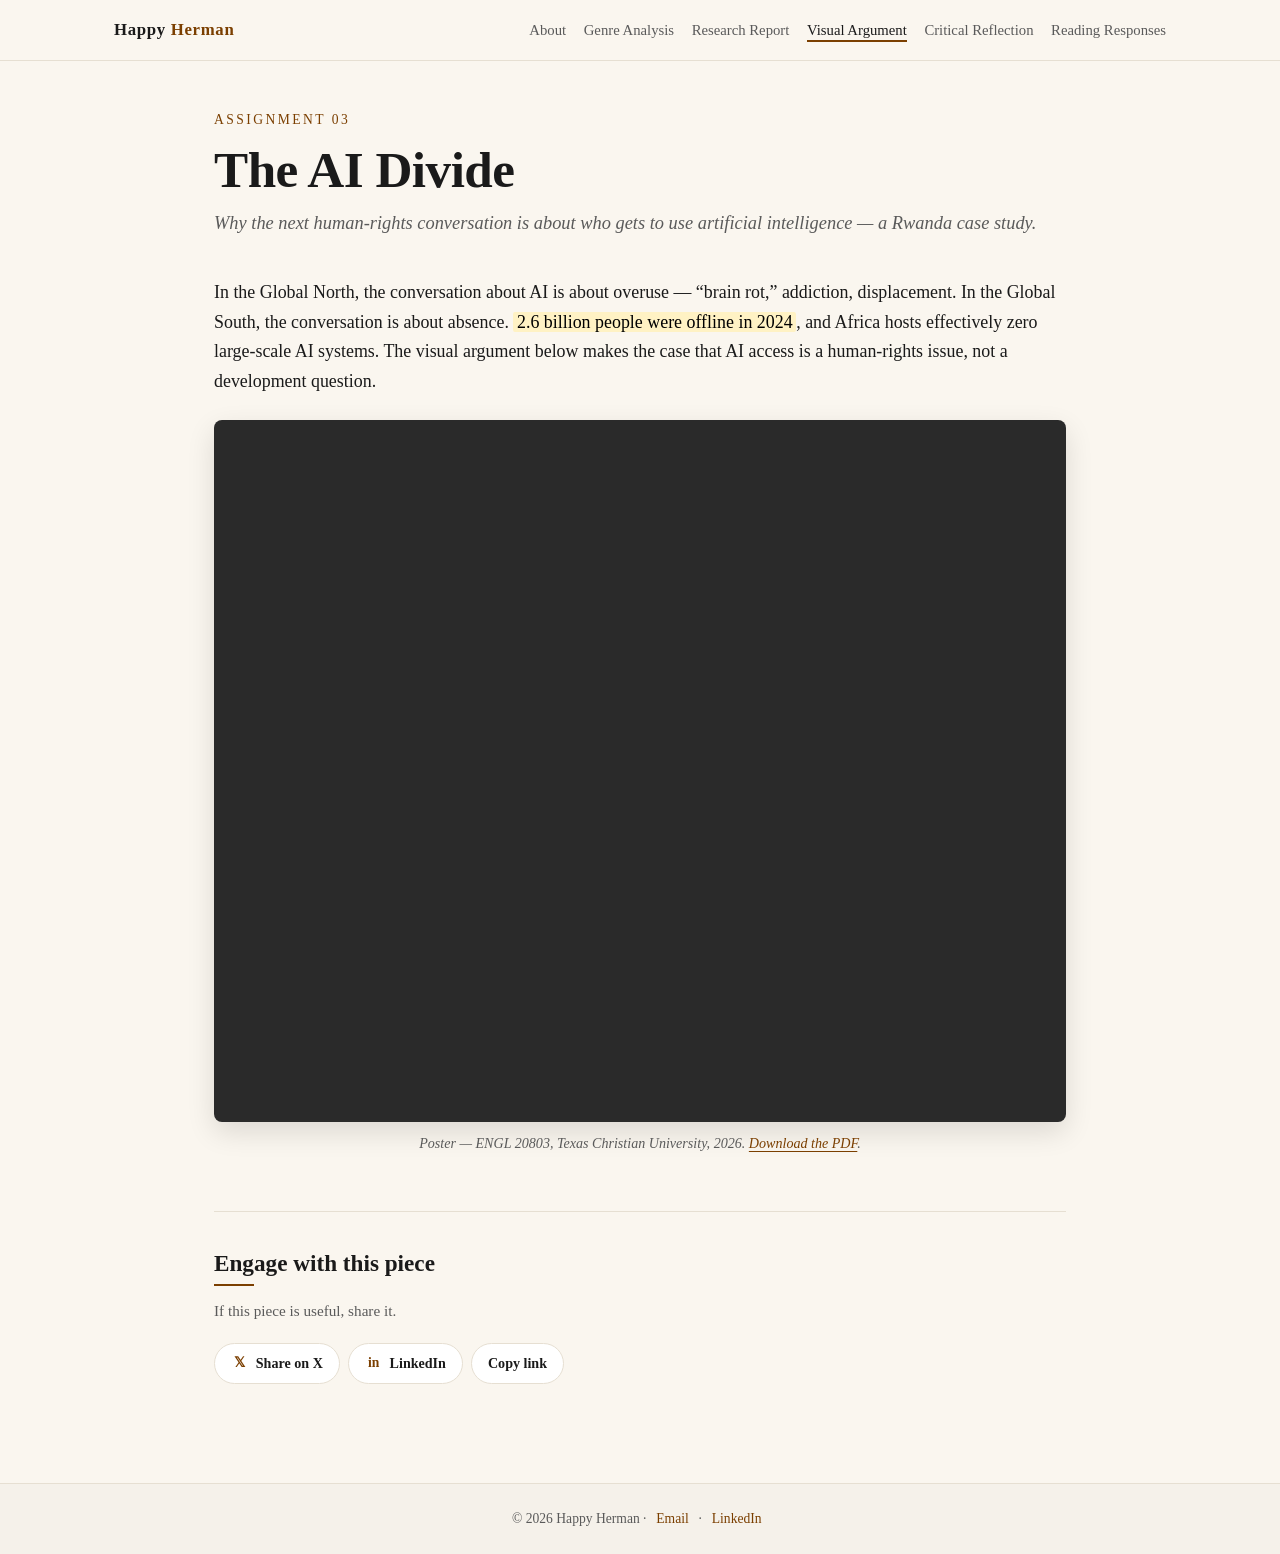
<file: visual-argument.html>
<!DOCTYPE html>
<html lang="en">
<head>
<meta charset="UTF-8" />
<meta name="viewport" content="width=device-width, initial-scale=1" />
<title>Visual Argument — Happy Herman</title>
<link rel="stylesheet" href="styles.css" />
</head>
<body>

<nav>
  <div class="nav-inner">
    <a href="index.html" class="brand">Happy <span>Herman</span></a>
    <ul class="nav-links">
      <li><a href="index.html">About</a></li>
      <li><a href="genre-analysis.html">Genre Analysis</a></li>
      <li><a href="research-report.html">Research Report</a></li>
      <li><a href="visual-argument.html" class="active">Visual Argument</a></li>
      <li><a href="critical-reflection.html">Critical Reflection</a></li>
      <li><a href="reading-responses.html">Reading Responses</a></li>
    </ul>
  </div>
</nav>

<main>
  <div class="kicker" style="font-size:0.85rem; letter-spacing:0.18em; text-transform:uppercase; color:var(--accent); margin-bottom:0.6rem;">Assignment 03</div>
  <h1>The AI Divide</h1>
  <p class="tagline">Why the next human-rights conversation is about who gets to use artificial intelligence — a Rwanda case study.</p>

  <p class="lede">
    In the Global North, the conversation about AI is about overuse — &ldquo;brain rot,&rdquo; addiction, displacement.
    In the Global South, the conversation is about absence. <mark>2.6 billion people were offline in 2024</mark>, and Africa hosts effectively zero large-scale AI systems. The visual argument below makes the case that AI access is a human-rights issue, not a development question.
  </p>

  <div class="pdf-wrap">
    <object data="ai-divide-poster.pdf#view=FitH" type="application/pdf" aria-label="The AI Divide poster">
      <iframe src="ai-divide-poster.pdf#view=FitH" title="The AI Divide poster"></iframe>
    </object>
  </div>

  <p class="video-caption">
    Poster — ENGL 20803, Texas Christian University, 2026.
    <a class="inline" href="ai-divide-poster.pdf" download>Download the PDF</a>.
  </p>

  <section class="engagement" aria-label="Engagement">
    <h2>Engage with this piece</h2>
    <p>If this piece is useful, share it.</p>

    <div class="share-buttons">
      <a class="share-btn" target="_blank" rel="noopener"
         href="https://twitter.com/intent/tweet?text=The%20AI%20Divide%20%E2%80%94%20a%20visual%20argument%20%28Rwanda%20case%20study%29&url=https%3A%2F%2Fhappy-tcu.github.io%2Fe-portifolio-ENGL%2Fvisual-argument.html">
        <span class="share-icon" aria-hidden="true">&#120143;</span> Share on X
      </a>
      <a class="share-btn" target="_blank" rel="noopener"
         href="https://www.linkedin.com/sharing/share-offsite/?url=https%3A%2F%2Fhappy-tcu.github.io%2Fe-portifolio-ENGL%2Fvisual-argument.html">
        <span class="share-icon" aria-hidden="true">in</span> LinkedIn
      </a>
      <button class="share-btn" type="button"
              onclick="navigator.clipboard&&navigator.clipboard.writeText(location.href).then(()=>{const o=this.textContent;this.textContent='✓ Copied';setTimeout(()=>{this.textContent=o},1500)})">
        Copy link
      </button>
    </div>

  </section>
</main>

<footer>
  &copy; 2026 Happy Herman ·
  <a href="mailto:h.niyorurema@tcu.edu">Email</a> ·
  <a href="https://linkedin.com/in/happyh/" target="_blank" rel="noopener">LinkedIn</a>
</footer>

</body>
</html>
</file>
<file: styles.css>
:root {
  --cream: #faf6ef;
  --ink: #1a1a1a;
  --muted: #5a5a5a;
  --accent: #7b3f00;
  --accent-soft: #c9a87c;
  --rule: #e6dfd2;
  --highlight: #fff2c4;
}

* { box-sizing: border-box; margin: 0; padding: 0; }

html { scroll-behavior: smooth; }

body {
  font-family: "Iowan Old Style", "Palatino Linotype", Georgia, serif;
  background: var(--cream);
  color: var(--ink);
  line-height: 1.65;
  min-height: 100vh;
  display: flex;
  flex-direction: column;
}

/* ----- NAV ----- */
nav {
  position: sticky;
  top: 0;
  z-index: 50;
  background: rgba(250, 246, 239, 0.92);
  backdrop-filter: blur(8px);
  border-bottom: 1px solid var(--rule);
}

.nav-inner {
  max-width: 1100px;
  margin: 0 auto;
  padding: 1rem 1.5rem;
  display: flex;
  align-items: center;
  justify-content: space-between;
  gap: 1.5rem;
  flex-wrap: wrap;
}

.brand {
  font-weight: 600;
  letter-spacing: 0.04em;
  font-size: 1.05rem;
  text-decoration: none;
  color: var(--ink);
}

.brand span { color: var(--accent); }

.nav-links {
  display: flex;
  flex-wrap: wrap;
  gap: 1.1rem;
  list-style: none;
  font-size: 0.92rem;
}

.nav-links a {
  text-decoration: none;
  color: var(--muted);
  border-bottom: 2px solid transparent;
  padding-bottom: 2px;
  transition: color 0.2s, border-color 0.2s;
}

.nav-links a:hover { color: var(--ink); border-bottom-color: var(--accent-soft); }
.nav-links a.active { color: var(--ink); border-bottom-color: var(--accent); }

/* ----- MAIN ----- */
main {
  flex: 1;
  max-width: 900px;
  margin: 0 auto;
  padding: 3rem 1.5rem 4rem;
  width: 100%;
}

h1 {
  font-size: clamp(2rem, 4.5vw, 3.2rem);
  font-weight: 600;
  letter-spacing: -0.01em;
  line-height: 1.15;
  margin-bottom: 0.5rem;
}

h1 .accent { color: var(--accent); font-style: italic; }

.tagline {
  font-size: 1.15rem;
  color: var(--muted);
  font-style: italic;
  margin-bottom: 2.5rem;
}

h2 {
  font-size: 1.45rem;
  font-weight: 600;
  margin: 2.5rem 0 1rem;
  position: relative;
  display: inline-block;
}

h2::after {
  content: "";
  position: absolute;
  left: 0; bottom: -4px;
  width: 40px; height: 2px;
  background: var(--accent);
}

p { margin-bottom: 1rem; }
p + p { margin-top: 0; }

.lede { font-size: 1.12rem; }

mark {
  background: var(--highlight);
  padding: 0 0.2em;
  border-radius: 2px;
}

a.inline {
  color: var(--accent);
  text-decoration: underline;
  text-decoration-thickness: 1px;
  text-underline-offset: 3px;
}

/* ----- HERO ----- */
.hero {
  display: grid;
  grid-template-columns: 1fr;
  gap: 2rem;
  margin-bottom: 2rem;
}

@media (min-width: 720px) {
  .hero { grid-template-columns: 1fr 200px; align-items: start; }
}

.portrait {
  width: 180px;
  height: 180px;
  border-radius: 50%;
  background:
    radial-gradient(circle at 30% 30%, var(--accent-soft), var(--accent));
  display: flex;
  align-items: center;
  justify-content: center;
  color: var(--cream);
  font-size: 3.5rem;
  font-weight: 600;
  letter-spacing: -0.02em;
  box-shadow: 0 8px 20px rgba(123, 63, 0, 0.18);
  justify-self: center;
}

/* ----- CARDS ----- */
.cards {
  display: grid;
  grid-template-columns: repeat(auto-fit, minmax(220px, 1fr));
  gap: 1rem;
  margin-top: 1rem;
}

.card {
  background: #fff;
  border: 1px solid var(--rule);
  border-radius: 6px;
  padding: 1.1rem 1.2rem;
  transition: transform 0.18s, box-shadow 0.18s;
}

.card:hover {
  transform: translateY(-2px);
  box-shadow: 0 10px 24px rgba(0, 0, 0, 0.06);
}

.card .label {
  font-size: 0.78rem;
  text-transform: uppercase;
  letter-spacing: 0.08em;
  color: var(--accent);
  margin-bottom: 0.4rem;
}

.card .value {
  font-size: 1.05rem;
  font-weight: 600;
}

.card .detail {
  font-size: 0.88rem;
  color: var(--muted);
  margin-top: 0.3rem;
}

/* ----- LISTS ----- */
ul.bullets {
  list-style: none;
  margin: 1rem 0;
}

ul.bullets li {
  padding-left: 1.4rem;
  position: relative;
  margin-bottom: 0.6rem;
}

ul.bullets li::before {
  content: "—";
  position: absolute;
  left: 0;
  color: var(--accent);
  font-weight: 600;
}

/* ----- COMING SOON PAGES ----- */
.coming-soon {
  text-align: center;
  padding: 3rem 1rem;
  border: 1px dashed var(--accent-soft);
  border-radius: 10px;
  background: rgba(255, 255, 255, 0.5);
}

.coming-soon .kicker {
  font-size: 0.85rem;
  letter-spacing: 0.18em;
  text-transform: uppercase;
  color: var(--accent);
  margin-bottom: 1rem;
}

.coming-soon h1 {
  font-size: clamp(1.8rem, 4vw, 2.6rem);
}

.coming-soon .blink {
  display: inline-block;
  animation: pulse 2s ease-in-out infinite;
  font-style: italic;
  color: var(--muted);
  margin: 1.5rem 0;
  font-size: 1.1rem;
}

@keyframes pulse {
  0%, 100% { opacity: 0.45; }
  50% { opacity: 1; }
}

.typewriter {
  font-family: "Courier New", monospace;
  background: #1a1a1a;
  color: #fff2c4;
  padding: 1.2rem 1.4rem;
  border-radius: 6px;
  font-size: 0.92rem;
  text-align: left;
  max-width: 540px;
  margin: 1.5rem auto;
  white-space: pre-wrap;
  line-height: 1.55;
  box-shadow: 0 6px 18px rgba(0,0,0,0.15);
}

.typewriter .cursor {
  display: inline-block;
  width: 8px;
  height: 1rem;
  background: #fff2c4;
  margin-left: 2px;
  vertical-align: middle;
  animation: blink 1s steps(2, start) infinite;
}

@keyframes blink {
  to { visibility: hidden; }
}

.progress-track {
  background: var(--rule);
  height: 6px;
  border-radius: 3px;
  max-width: 360px;
  margin: 1.5rem auto 0.5rem;
  overflow: hidden;
}

.progress-fill {
  height: 100%;
  background: linear-gradient(90deg, var(--accent-soft), var(--accent));
  border-radius: 3px;
  animation: fill 3.5s ease-in-out infinite alternate;
}

@keyframes fill {
  from { width: 18%; }
  to { width: 72%; }
}

.progress-label {
  font-size: 0.82rem;
  color: var(--muted);
  font-style: italic;
}

.fun-quote {
  font-style: italic;
  color: var(--muted);
  margin-top: 2rem;
  font-size: 0.95rem;
  max-width: 480px;
  margin-left: auto;
  margin-right: auto;
}

/* ----- VIDEO EMBED ----- */
.video-wrap {
  position: relative;
  width: 100%;
  padding-top: 56.25%;
  margin: 1rem 0 0.5rem;
  border-radius: 8px;
  overflow: hidden;
  box-shadow: 0 10px 28px rgba(0, 0, 0, 0.12);
  background: #000;
}

.video-wrap iframe {
  position: absolute;
  inset: 0;
  width: 100%;
  height: 100%;
  border: 0;
}

.video-caption {
  font-size: 0.88rem;
  color: var(--muted);
  font-style: italic;
  margin-top: 0.6rem;
  text-align: center;
}

/* ----- TABS (Reading Responses) ----- */
.tabs {
  margin: 2rem 0 0;
}

.tabs > input[type="radio"] {
  position: absolute;
  opacity: 0;
  pointer-events: none;
}

.subnav-label {
  font-size: 0.72rem;
  letter-spacing: 0.18em;
  text-transform: uppercase;
  color: var(--accent);
  font-weight: 600;
  margin: 0.4rem 0 0.5rem;
}

.tab-strip {
  display: inline-flex;
  flex-wrap: wrap;
  gap: 0.25rem;
  margin-bottom: 1.8rem;
  padding: 0.3rem;
  background: rgba(0, 0, 0, 0.04);
  border: 1px solid var(--rule);
  border-radius: 999px;
}

.tab-btn {
  display: inline-block;
  padding: 0.35rem 0.95rem;
  background: transparent;
  border: 0;
  border-radius: 999px;
  cursor: pointer;
  user-select: none;
  font-size: 0.82rem;
  font-weight: 600;
  color: var(--muted);
  letter-spacing: 0.01em;
  transition: color 0.18s, background 0.18s;
}

.tab-btn:hover { color: var(--ink); }

.tab-panel {
  display: none;
  animation: fadein 0.25s ease-out;
}

@keyframes fadein {
  from { opacity: 0; transform: translateY(4px); }
  to { opacity: 1; transform: translateY(0); }
}

/* active-state wiring */
#rr1:checked ~ .tab-strip label[for="rr1"],
#rr2:checked ~ .tab-strip label[for="rr2"],
#rr3:checked ~ .tab-strip label[for="rr3"],
#rr4:checked ~ .tab-strip label[for="rr4"] {
  background: var(--ink);
  color: var(--cream);
  box-shadow: 0 4px 10px rgba(0, 0, 0, 0.15);
}

#rr1:checked ~ .tab-panel[data-tab="rr1"],
#rr2:checked ~ .tab-panel[data-tab="rr2"],
#rr3:checked ~ .tab-panel[data-tab="rr3"],
#rr4:checked ~ .tab-panel[data-tab="rr4"] {
  display: block;
}

.reading-cite {
  background: #fff;
  border-left: 3px solid var(--accent);
  border-radius: 4px;
  padding: 0.9rem 1.1rem;
  margin-bottom: 1.6rem;
  font-size: 0.92rem;
  color: var(--muted);
  line-height: 1.55;
}

.reading-cite .cite-label {
  font-size: 0.7rem;
  letter-spacing: 0.18em;
  text-transform: uppercase;
  color: var(--accent);
  font-weight: 600;
  margin-bottom: 0.35rem;
}

.tab-panel p {
  text-align: justify;
  hyphens: auto;
  margin-bottom: 1rem;
}

/* ----- PDF EMBED ----- */
.pdf-wrap {
  width: 100%;
  height: 78vh;
  min-height: 520px;
  margin: 1.5rem 0 0.5rem;
  border-radius: 8px;
  overflow: hidden;
  box-shadow: 0 10px 28px rgba(0, 0, 0, 0.12);
  background: #2a2a2a;
}

.pdf-wrap object,
.pdf-wrap iframe {
  width: 100%;
  height: 100%;
  border: 0;
  display: block;
}

/* ----- ENGAGEMENT (share) ----- */
.engagement {
  margin-top: 3.5rem;
  padding-top: 2rem;
  border-top: 1px solid var(--rule);
}

.engagement h2 { margin-top: 0; }

.engagement > p {
  color: var(--muted);
  font-size: 0.95rem;
  margin-bottom: 1.2rem;
}

.share-buttons {
  display: flex;
  flex-wrap: wrap;
  gap: 0.5rem;
  margin-bottom: 2.2rem;
}

.share-btn {
  display: inline-flex;
  align-items: center;
  gap: 0.45rem;
  padding: 0.5rem 1rem;
  background: #fff;
  border: 1px solid var(--rule);
  border-radius: 999px;
  font: inherit;
  font-size: 0.88rem;
  font-weight: 600;
  color: var(--ink);
  text-decoration: none;
  cursor: pointer;
  transition: transform 0.15s, box-shadow 0.15s, border-color 0.15s, background 0.15s;
}

.share-btn:hover {
  transform: translateY(-1px);
  box-shadow: 0 6px 14px rgba(0, 0, 0, 0.07);
  border-color: var(--accent-soft);
}

.share-btn .share-icon {
  display: inline-flex;
  align-items: center;
  justify-content: center;
  width: 1.1rem;
  height: 1.1rem;
  font-size: 0.85rem;
  font-weight: 700;
  color: var(--accent);
}

/* ----- FOOTER ----- */
footer {
  border-top: 1px solid var(--rule);
  padding: 1.5rem;
  text-align: center;
  font-size: 0.85rem;
  color: var(--muted);
  background: rgba(0,0,0,0.02);
}

footer a {
  color: var(--accent);
  text-decoration: none;
  margin: 0 0.4rem;
}

footer a:hover { text-decoration: underline; }
</file>
